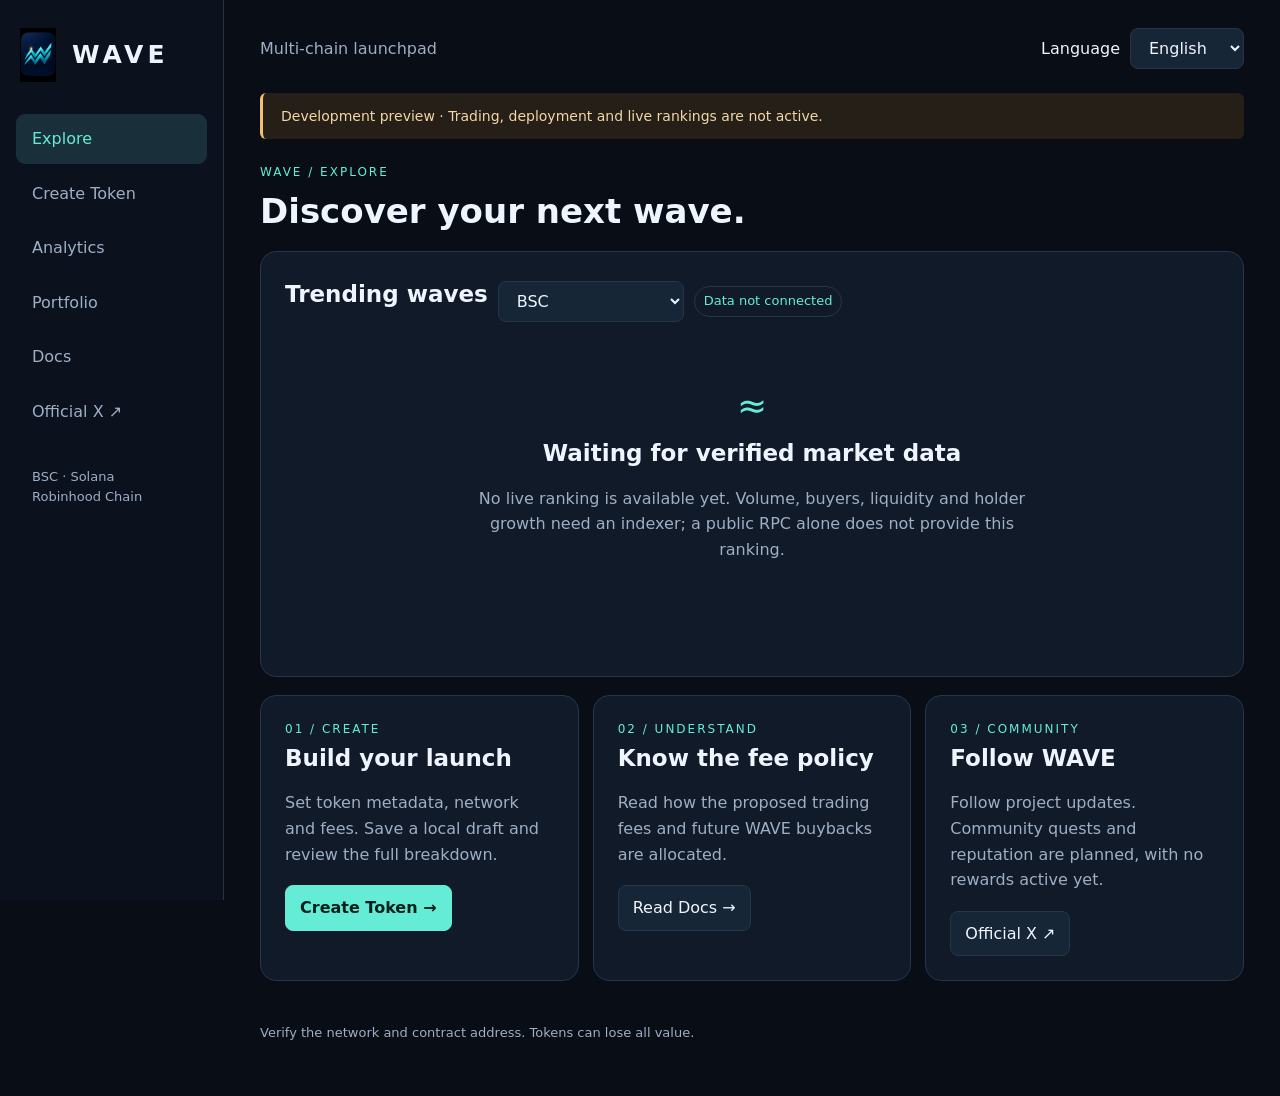
<file: index.html>
<!doctype html>
<html lang="en">
<head>
<meta charset="utf-8">
<meta name="viewport" content="width=device-width,initial-scale=1">
<meta name="description" content="WAVE multi-chain launch workspace. Configure token drafts and explore the proposed fee policy.">
<title>WAVE</title>
<link rel="stylesheet" href="assets/site.css">
<script src="assets/site.js" defer></script>
<script src="assets/launch-tools.js" defer></script>
<script src="assets/refinements.js" defer></script>
</head>
<body><noscript>WAVE requires JavaScript. Please enable it to use the launch workspace.</noscript></body>
</html>
</file>
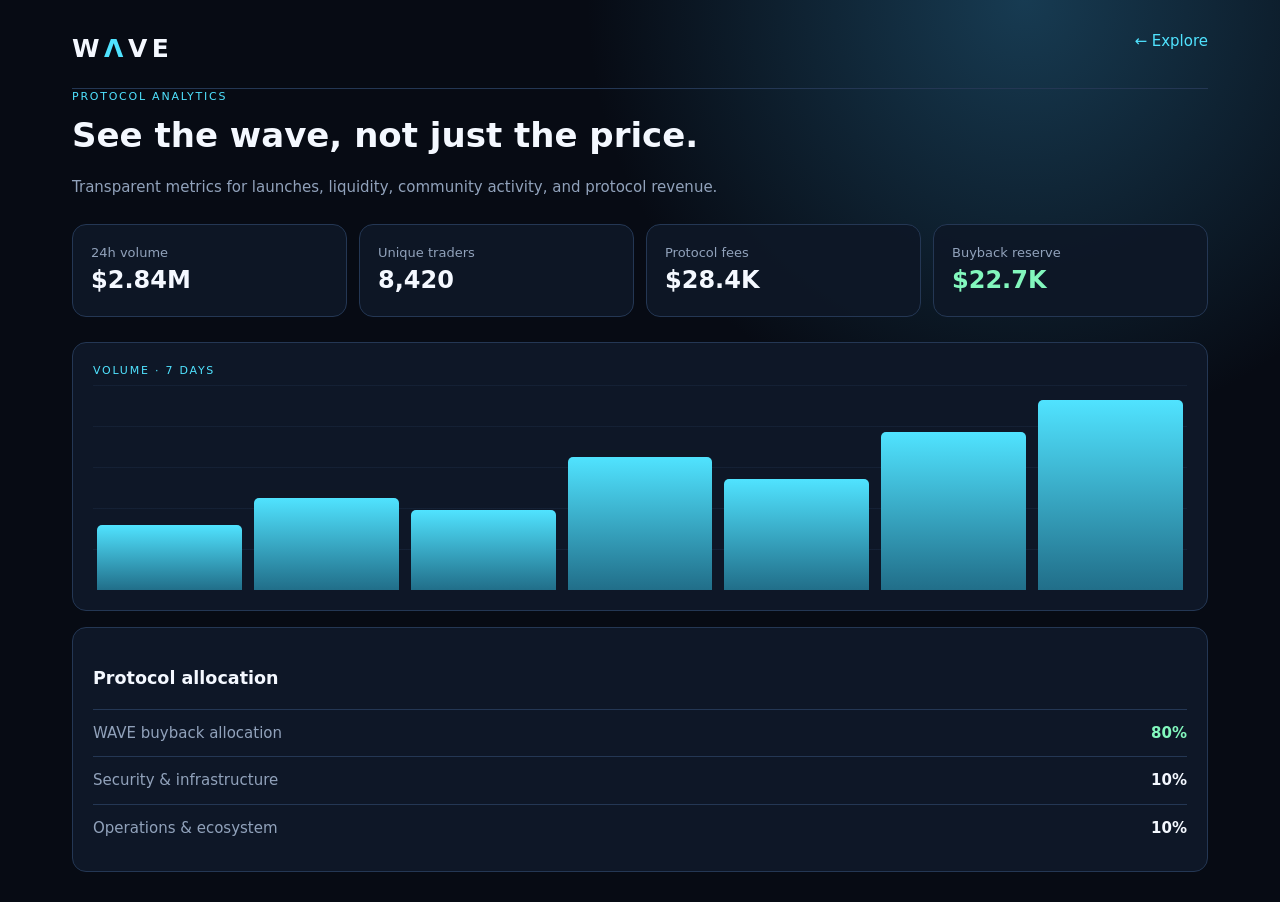
<file: analytics.html>
<!doctype html><html lang="en"><head><meta charset="utf-8"><meta name="viewport" content="width=device-width,initial-scale=1"><title>WAVE Analytics</title><style>:root{--b:#070b14;--p:#0e1727;--l:#243754;--t:#f4f8ff;--m:#91a2bb;--c:#50e3ff;--g:#82f7bd}*{box-sizing:border-box}body{margin:0;background:radial-gradient(circle at 80% 0,#173b52,transparent 32%),var(--b);color:var(--t);font:15px/1.5 Inter,system-ui,sans-serif}.wrap{max-width:1180px;margin:auto;padding:30px 22px}.top{display:flex;justify-content:space-between;border-bottom:1px solid var(--l);padding-bottom:20px}.brand{font-size:25px;font-weight:900;letter-spacing:.18em}.brand i{color:var(--c);font-style:normal}.top a{color:var(--c);text-decoration:none}.eyebrow{color:var(--c);font-size:11px;letter-spacing:.16em;text-transform:uppercase}.h1{font-size:34px;font-weight:800;margin:5px 0}.muted{color:var(--m)}.cards{display:grid;grid-template-columns:repeat(4,1fr);gap:12px;margin:25px 0}.card{background:rgba(14,23,39,.92);border:1px solid var(--l);border-radius:14px;padding:18px}.card span{display:block;color:var(--m);font-size:13px}.card b{font-size:24px}.panel{background:var(--p);border:1px solid var(--l);border-radius:14px;padding:20px;margin-top:16px}.bars{height:210px;display:flex;align-items:end;gap:12px;padding:20px 4px 0;background:repeating-linear-gradient(0deg,transparent 0 40px,#1b2a42 41px)}.bars i{display:block;flex:1;background:linear-gradient(var(--c),#216e89);border-radius:5px 5px 0 0}.row{display:flex;justify-content:space-between;border-top:1px solid var(--l);padding:12px 0}.green{color:var(--g)}@media(max-width:800px){.cards{grid-template-columns:1fr 1fr}}
</style></head><body><div class="wrap"><header class="top"><div class="brand">W<i>Λ</i>VE</div><a href="wave-prototype.html">← Explore</a></header><main><div class="eyebrow">Protocol analytics</div><div class="h1">See the wave, not just the price.</div><p class="muted">Transparent metrics for launches, liquidity, community activity, and protocol revenue.</p><div class="cards"><div class="card"><span>24h volume</span><b>$2.84M</b></div><div class="card"><span>Unique traders</span><b>8,420</b></div><div class="card"><span>Protocol fees</span><b>$28.4K</b></div><div class="card"><span>Buyback reserve</span><b class="green">$22.7K</b></div></div><section class="panel"><div class="eyebrow">Volume · 7 days</div><div class="bars"><i style="height:34%"></i><i style="height:48%"></i><i style="height:42%"></i><i style="height:70%"></i><i style="height:58%"></i><i style="height:83%"></i><i style="height:100%"></i></div></section><section class="panel"><h3>Protocol allocation</h3><div class="row"><span class="muted">WAVE buyback allocation</span><b class="green">80%</b></div><div class="row"><span class="muted">Security & infrastructure</span><b>10%</b></div><div class="row"><span class="muted">Operations & ecosystem</span><b>10%</b></div></section></main></div></body></html>
</file>
<file: assets/site.css>
*{box-sizing:border-box} :root{color-scheme:dark;--bg:#080d16;--panel:#101a29;--line:#25364b;--muted:#9eafc4;--accent:#65ecd6}body{margin:0;background:var(--bg);color:#eef5ff;font:16px/1.6 system-ui,sans-serif}a{color:inherit;text-decoration:none}button,input,select,textarea{font:inherit}button,a,input,select,textarea{outline-offset:4px}button{cursor:pointer}button:disabled{cursor:not-allowed;opacity:.5}.layout{display:grid;grid-template-columns:224px minmax(0,1fr);min-height:100vh}.sidebar{padding:28px 16px;border-right:1px solid var(--line);background:#0b121e;position:sticky;top:0;height:100vh}.brand{display:flex;align-items:center;gap:12px;font-weight:850;font-size:25px;letter-spacing:4px;margin-bottom:32px}.brand img{width:44px;height:54px;object-fit:contain}.nav a{display:block;padding:12px 16px;margin-bottom:5px;border-radius:9px;color:var(--muted)}.nav a:hover,.nav a[aria-current=page]{background:#19303b;color:var(--accent)}.sidebar small{display:block;color:var(--muted);margin:30px 16px}main{min-width:0;max-width:1450px;padding:28px 36px;width:100%;margin:auto}header{display:flex;justify-content:space-between;gap:16px;align-items:center;margin-bottom:24px}.tools{display:flex;gap:10px;align-items:center;flex-wrap:wrap}.eyebrow{text-transform:uppercase;letter-spacing:2px;color:var(--accent);font-size:12px}h1{font-size:34px;line-height:1.2;margin:8px 0 20px}h2{font-size:23px;margin:0 0 14px}h3{font-size:18px;margin:0 0 10px}p{margin:10px 0 18px}.muted,small{color:var(--muted)}small{font-size:13px}.panel{border:1px solid var(--line);background:var(--panel);border-radius:16px;padding:24px;margin-bottom:18px}.banner{border-left:3px solid #efbf72;background:#251f17;color:#f3d6a8;padding:12px 18px;margin-bottom:24px;font-size:14px;border-radius:6px}.grid{display:grid;grid-template-columns:1.1fr .9fr;gap:20px;align-items:start}.cards{display:grid;grid-template-columns:repeat(3,1fr);gap:14px}.metric{font-size:30px;font-weight:700}.row{display:flex;justify-content:space-between;gap:18px;border-bottom:1px solid var(--line);padding:12px 0}.row:last-child{border:0}.row span{color:var(--muted)}.button,button,select{border:1px solid var(--line);border-radius:8px;padding:9px 14px;background:#172637;color:#eef5ff}.primary{background:var(--accent);color:#06201d;border-color:var(--accent);font-weight:700}.button{display:inline-block}.empty{text-align:center;padding:50px 20px}.empty p{max-width:570px;margin:12px auto 22px}.empty-mark{font-size:36px;color:var(--accent)}.form-grid{display:grid;grid-template-columns:1fr 1fr;gap:16px}.field{display:block;margin-bottom:18px}.field>span{display:block;font-weight:600;margin-bottom:6px}input,textarea{width:100%;padding:11px 12px;border-radius:8px;border:1px solid #354a62;background:#0b1421;color:white}textarea{resize:vertical;min-height:105px}.full{grid-column:1/-1}.check{display:flex;gap:10px;align-items:start;margin:14px 0}.check input{width:auto;margin-top:7px}.token-image{width:78px;height:78px;object-fit:cover;border-radius:16px;background:#193740;margin:10px 0}.preview{position:sticky;top:24px}.steps{display:flex;gap:20px;margin:0 0 24px;padding:0;list-style:none;color:var(--muted)}.steps .active{color:var(--accent)}.error{color:#ffa4a9}.status{white-space:pre-line;overflow-wrap:anywhere}.doc-links{display:flex;flex-wrap:wrap;gap:16px;margin-bottom:24px;color:var(--accent)}section[id]{scroll-margin-top:20px}footer{padding:24px 0;color:var(--muted);font-size:13px}dialog{max-width:620px;width:calc(100% - 32px);border:1px solid var(--line);background:var(--panel);color:white;border-radius:16px;padding:26px}dialog::backdrop{background:#000a}.back{color:var(--muted)}.back:hover{color:var(--accent)}.badge{display:inline-block;font-size:13px;padding:4px 9px;border:1px solid var(--line);border-radius:30px;color:var(--accent)}@media(max-width:1000px){.grid{grid-template-columns:1fr}.preview{position:static}.layout{grid-template-columns:190px minmax(0,1fr)}main{padding:24px}.cards{grid-template-columns:1fr}}@media(max-width:650px){.layout{display:block}.sidebar{height:auto;position:static;padding:16px;border-right:0;border-bottom:1px solid var(--line)}.brand{margin-bottom:14px}.nav{display:flex;overflow:auto;gap:4px}.nav a{padding:8px 12px;white-space:nowrap;font-size:14px}.sidebar small{display:none}main{padding:18px}.form-grid{grid-template-columns:1fr}.full{grid-column:auto}header{flex-wrap:wrap}h1{font-size:28px}.panel{padding:18px}.steps{font-size:14px;gap:10px}.tools{width:100%}.row{flex-wrap:wrap}}
/* Refinements: native disclosure, review addresses and constrained images. */
.row b{overflow-wrap:anywhere;max-width:100%}dialog{max-height:85vh;overflow:auto}.draft-summary{padding:14px;border-left:3px solid var(--accent);background:#162a36}.fee-calculator{margin-top:24px}.field input:focus,.field textarea:focus{border-color:var(--accent)}.field input:user-invalid{border-color:#ff8d99}.steps li{transition:color .15s}a:focus-visible,button:focus-visible{outline:2px solid var(--accent)}[hidden]{display:none!important}
</file>
